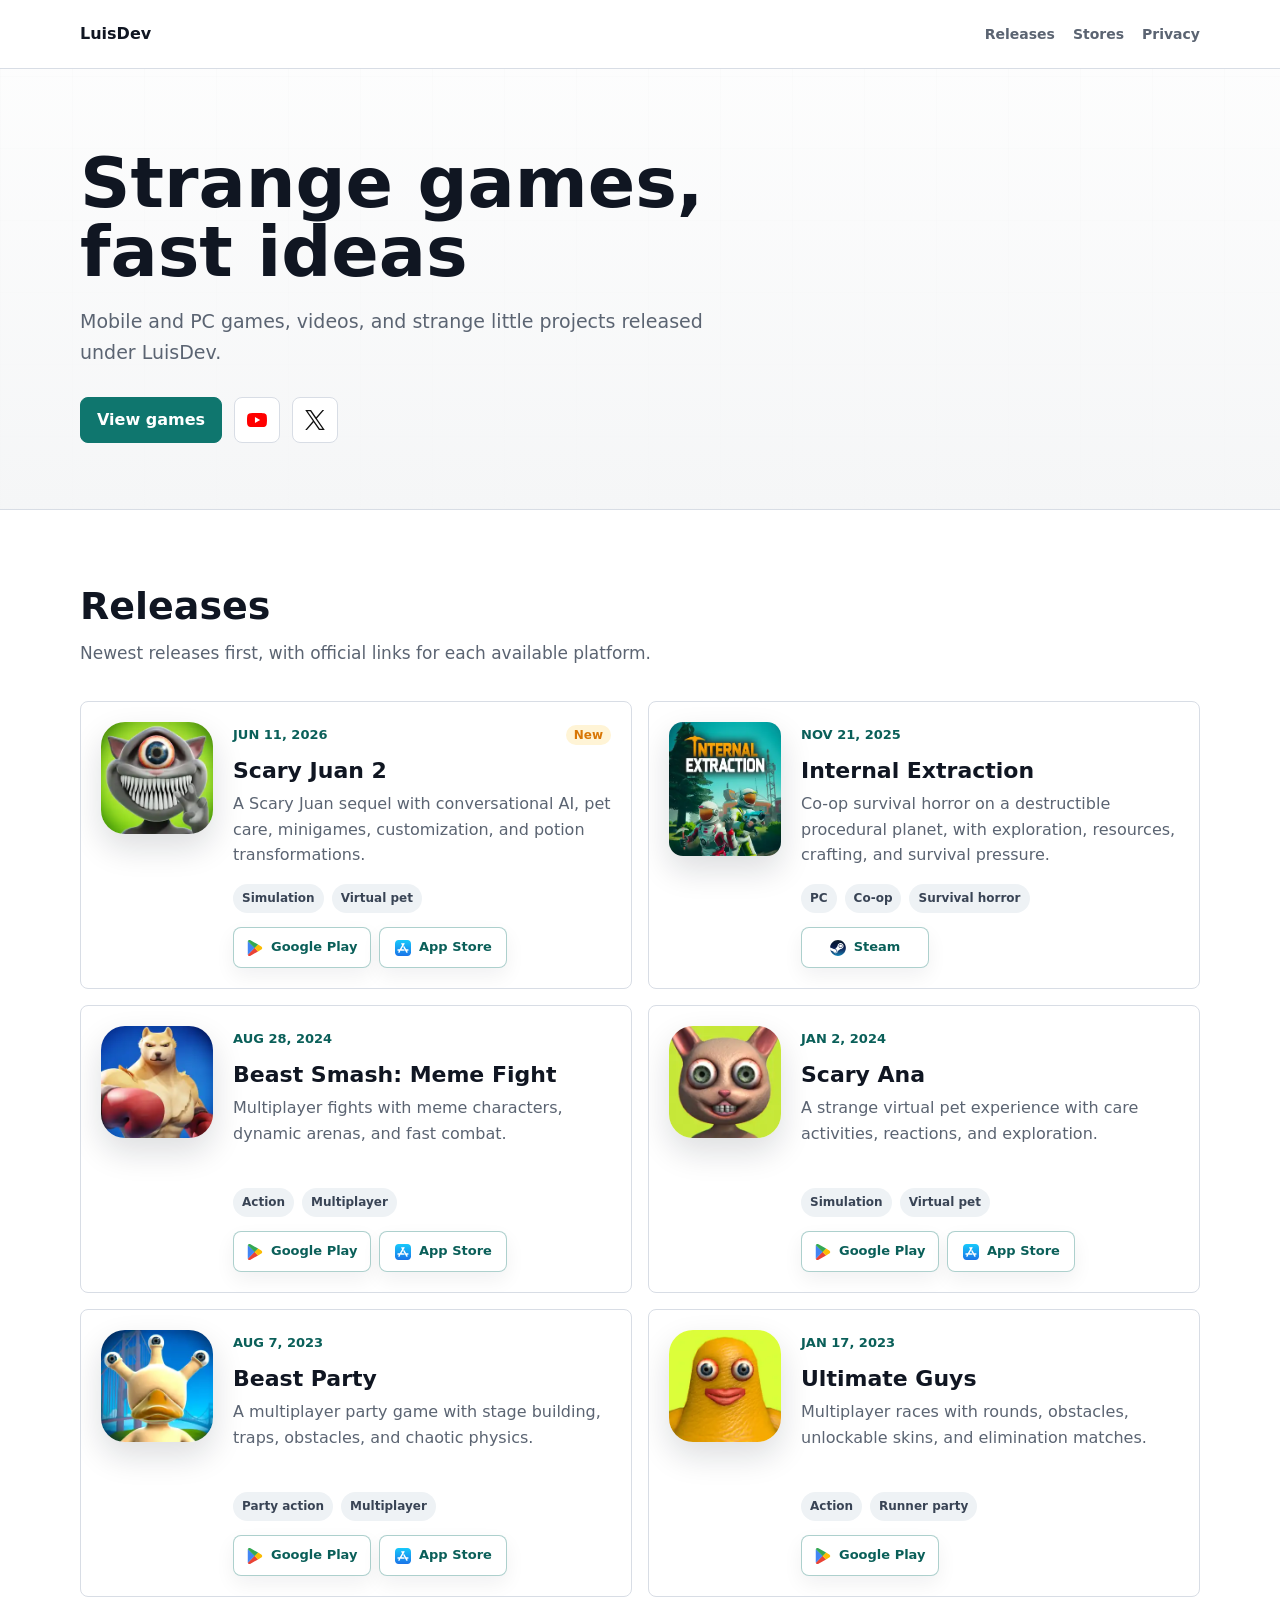
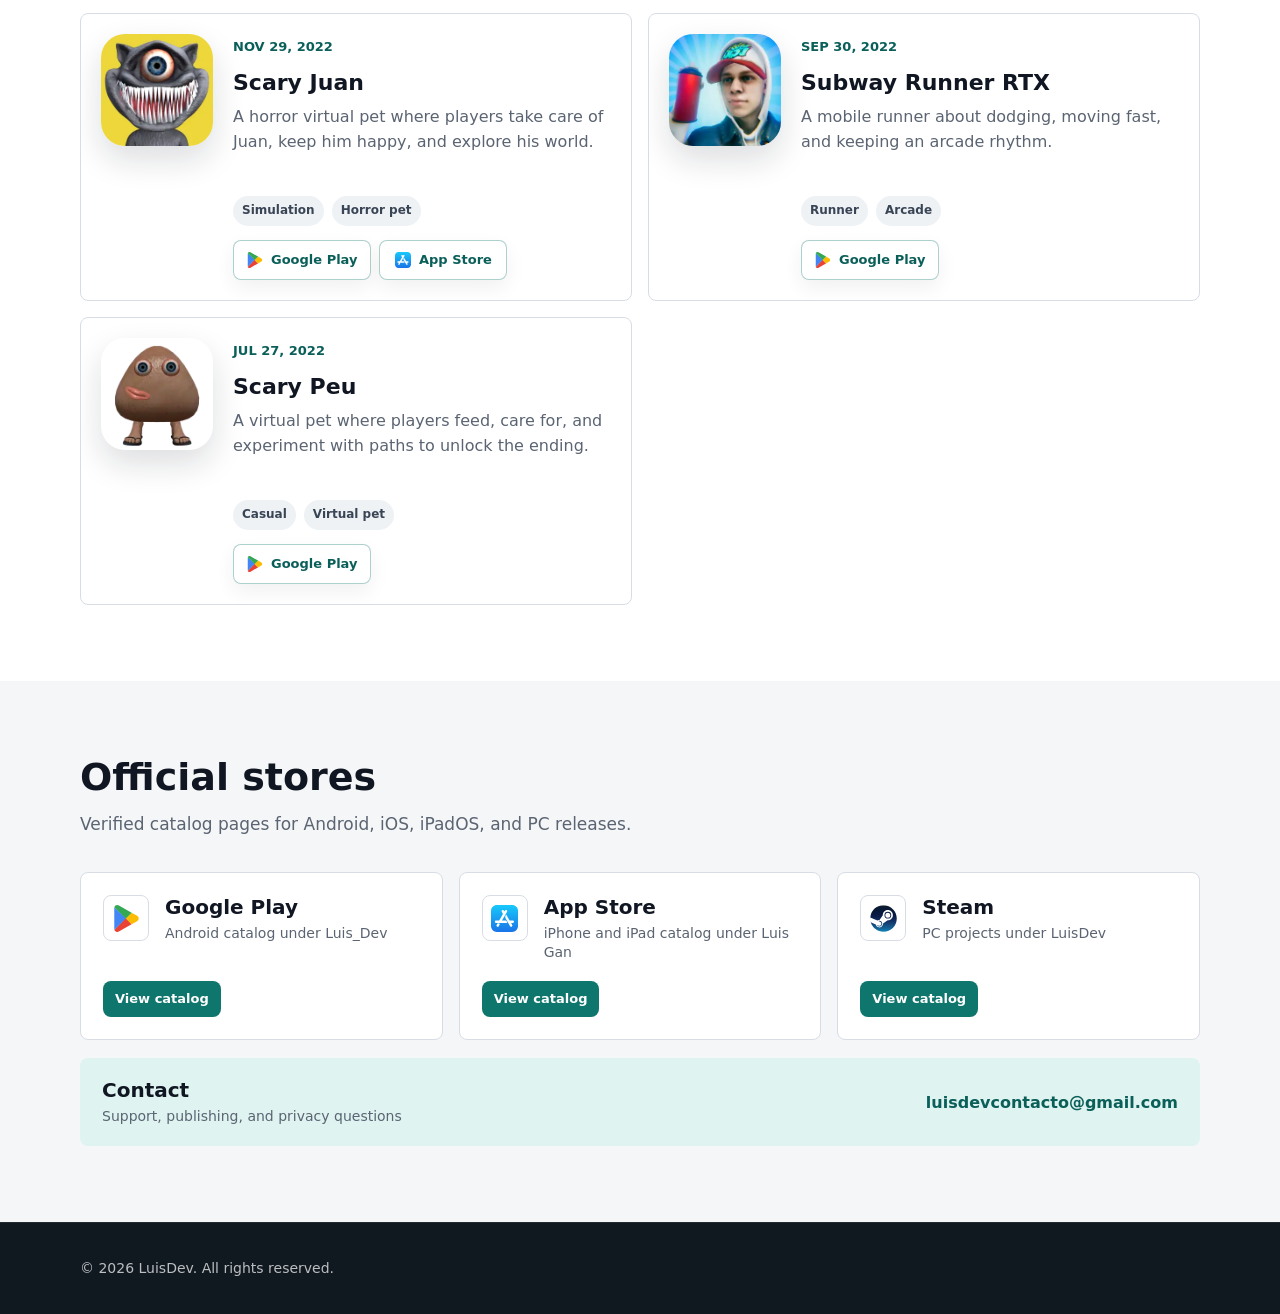
<file: index.html>
<!doctype html>
<html lang="en">
<head>
  <meta charset="utf-8">
  <meta name="viewport" content="width=device-width, initial-scale=1">
  <meta name="theme-color" content="#ffffff">
  <meta name="apple-mobile-web-app-status-bar-style" content="default">
  <meta name="description" content="Mobile and PC games, videos, and strange little projects released under LuisDev.">
  <meta property="og:title" content="LuisDev">
  <meta property="og:description" content="Mobile and PC games, videos, and strange little projects released under LuisDev.">
  <title>LuisDev | Games</title>
  <link rel="stylesheet" href="./styles.css">
</head>
<body>
  <header class="site-header">
    <nav class="nav" aria-label="Primary navigation">
      <a class="brand" href="./index.html" aria-label="LuisDev home">
        <span>LuisDev</span>
      </a>
      <div class="nav-links">
        <a href="#releases">Releases</a>
        <a href="#stores">Stores</a>
        <a href="./PrivacyPolicy.html">Privacy</a>
      </div>
    </nav>
  </header>

  <main>
    <section class="hero">
      <div class="hero-inner">
        <div>
          <h1>Strange games, fast ideas</h1>
          <p class="hero-copy">
            Mobile and PC games, videos, and strange little projects released under LuisDev.
          </p>
          <div class="actions" aria-label="Main links">
            <a class="button primary" href="#releases">View games</a>
            <a class="icon-link hero-social" href="https://www.youtube.com/@LuisDevYT" target="_blank" rel="noopener noreferrer" aria-label="LuisDev on YouTube">
              <img src="./assets/icons/youtube.svg" alt="">
            </a>
            <a class="icon-link hero-social" href="https://x.com/LuisDev_" target="_blank" rel="noopener noreferrer" aria-label="LuisDev on X">
              <img src="./assets/icons/x.svg" alt="">
            </a>
          </div>
        </div>
      </div>
    </section>

    <section class="section alt" id="releases">
      <div class="wrap">
        <div class="section-heading">
          <h2>Releases</h2>
          <p>Newest releases first, with official links for each available platform.</p>
        </div>

        <div class="release-grid">
          <article class="release-card">
            <a class="release-media" href="https://apps.apple.com/co/app/scaryjuan2/id6778340361" target="_blank" rel="noopener noreferrer">
              <img src="./assets/apps/scaryjuan2-icon.webp" alt="Scary Juan 2 icon">
            </a>
            <div class="release-body">
              <div class="release-topline">
                <time class="release-date" datetime="2026-06-11">Jun 11, 2026</time>
                <span class="release-rank">New</span>
              </div>
              <h3>Scary Juan 2</h3>
              <p>A Scary Juan sequel with conversational AI, pet care, minigames, customization, and potion transformations.</p>
              <ul class="platforms"><li>Simulation</li><li>Virtual pet</li></ul>
              <div class="store-links">
                <a class="store-link store-play" href="https://play.google.com/store/apps/details?id=com.LuisDev.TalkingJuan2" target="_blank" rel="noopener noreferrer"><img class="link-icon" src="./assets/icons/google-play.svg" alt="">Google Play</a>
                <a class="store-link store-app" href="https://apps.apple.com/co/app/scaryjuan2/id6778340361" target="_blank" rel="noopener noreferrer"><img class="link-icon" src="./assets/icons/app-store.svg" alt="">App Store</a>
              </div>
            </div>
          </article>

          <article class="release-card">
            <a class="release-media portrait-media" href="https://store.steampowered.com/app/4131300/Internal_Extraction/" target="_blank" rel="noopener noreferrer">
              <img src="./assets/apps/internal-extraction.webp" alt="Internal Extraction artwork">
            </a>
            <div class="release-body">
              <div class="release-topline">
                <time class="release-date" datetime="2025-11-21">Nov 21, 2025</time>
              </div>
              <h3>Internal Extraction</h3>
              <p>Co-op survival horror on a destructible procedural planet, with exploration, resources, crafting, and survival pressure.</p>
              <ul class="platforms"><li>PC</li><li>Co-op</li><li>Survival horror</li></ul>
              <div class="store-links">
                <a class="store-link store-steam" href="https://store.steampowered.com/app/4131300/Internal_Extraction/" target="_blank" rel="noopener noreferrer"><img class="link-icon" src="./assets/icons/steam.svg" alt="">Steam</a>
              </div>
            </div>
          </article>

          <article class="release-card">
            <a class="release-media" href="https://play.google.com/store/apps/details?id=com.LuisDev.BeastSmash" target="_blank" rel="noopener noreferrer">
              <img src="./assets/apps/beast-smash-icon.webp" alt="Beast Smash: Meme Fight icon">
            </a>
            <div class="release-body">
              <div class="release-topline">
                <time class="release-date" datetime="2024-08-28">Aug 28, 2024</time>
              </div>
              <h3>Beast Smash: Meme Fight</h3>
              <p>Multiplayer fights with meme characters, dynamic arenas, and fast combat.</p>
              <ul class="platforms"><li>Action</li><li>Multiplayer</li></ul>
              <div class="store-links">
                <a class="store-link store-play" href="https://play.google.com/store/apps/details?id=com.LuisDev.BeastSmash" target="_blank" rel="noopener noreferrer"><img class="link-icon" src="./assets/icons/google-play.svg" alt="">Google Play</a>
                <a class="store-link store-app" href="https://apps.apple.com/co/app/beast-smash-meme-fight/id6670238189" target="_blank" rel="noopener noreferrer"><img class="link-icon" src="./assets/icons/app-store.svg" alt="">App Store</a>
              </div>
            </div>
          </article>

          <article class="release-card">
            <a class="release-media" href="https://play.google.com/store/apps/details?id=com.LuisDev.ScaryAna" target="_blank" rel="noopener noreferrer">
              <img src="./assets/apps/scary-ana-icon.webp" alt="Scary Ana icon">
            </a>
            <div class="release-body">
              <div class="release-topline">
                <time class="release-date" datetime="2024-01-02">Jan 2, 2024</time>
              </div>
              <h3>Scary Ana</h3>
              <p>A strange virtual pet experience with care activities, reactions, and exploration.</p>
              <ul class="platforms"><li>Simulation</li><li>Virtual pet</li></ul>
              <div class="store-links">
                <a class="store-link store-play" href="https://play.google.com/store/apps/details?id=com.LuisDev.ScaryAna" target="_blank" rel="noopener noreferrer"><img class="link-icon" src="./assets/icons/google-play.svg" alt="">Google Play</a>
                <a class="store-link store-app" href="https://apps.apple.com/co/app/scary-ana/id6475314930" target="_blank" rel="noopener noreferrer"><img class="link-icon" src="./assets/icons/app-store.svg" alt="">App Store</a>
              </div>
            </div>
          </article>

          <article class="release-card">
            <a class="release-media" href="https://play.google.com/store/apps/details?id=com.LuisDev.BeastParty" target="_blank" rel="noopener noreferrer">
              <img src="./assets/apps/beast-party-icon.webp" alt="Beast Party icon">
            </a>
            <div class="release-body">
              <div class="release-topline">
                <time class="release-date" datetime="2023-08-07">Aug 7, 2023</time>
              </div>
              <h3>Beast Party</h3>
              <p>A multiplayer party game with stage building, traps, obstacles, and chaotic physics.</p>
              <ul class="platforms"><li>Party action</li><li>Multiplayer</li></ul>
              <div class="store-links">
                <a class="store-link store-play" href="https://play.google.com/store/apps/details?id=com.LuisDev.BeastParty" target="_blank" rel="noopener noreferrer"><img class="link-icon" src="./assets/icons/google-play.svg" alt="">Google Play</a>
                <a class="store-link store-app" href="https://apps.apple.com/co/app/beast-party/id6458978900" target="_blank" rel="noopener noreferrer"><img class="link-icon" src="./assets/icons/app-store.svg" alt="">App Store</a>
              </div>
            </div>
          </article>

          <article class="release-card">
            <a class="release-media" href="https://play.google.com/store/apps/details?id=com.LuisDev.UltimateGuys" target="_blank" rel="noopener noreferrer">
              <img src="./assets/apps/ultimate-guys-icon.webp" alt="Ultimate Guys icon">
            </a>
            <div class="release-body">
              <div class="release-topline">
                <time class="release-date" datetime="2023-01-17">Jan 17, 2023</time>
              </div>
              <h3>Ultimate Guys</h3>
              <p>Multiplayer races with rounds, obstacles, unlockable skins, and elimination matches.</p>
              <ul class="platforms"><li>Action</li><li>Runner party</li></ul>
              <div class="store-links">
                <a class="store-link store-play" href="https://play.google.com/store/apps/details?id=com.LuisDev.UltimateGuys" target="_blank" rel="noopener noreferrer"><img class="link-icon" src="./assets/icons/google-play.svg" alt="">Google Play</a>
              </div>
            </div>
          </article>

          <article class="release-card">
            <a class="release-media" href="https://play.google.com/store/apps/details?id=com.LuisDev.TalkingJuan" target="_blank" rel="noopener noreferrer">
              <img src="./assets/apps/scary-juan-icon.webp" alt="Scary Juan icon">
            </a>
            <div class="release-body">
              <div class="release-topline">
                <time class="release-date" datetime="2022-11-29">Nov 29, 2022</time>
              </div>
              <h3>Scary Juan</h3>
              <p>A horror virtual pet where players take care of Juan, keep him happy, and explore his world.</p>
              <ul class="platforms"><li>Simulation</li><li>Horror pet</li></ul>
              <div class="store-links">
                <a class="store-link store-play" href="https://play.google.com/store/apps/details?id=com.LuisDev.TalkingJuan" target="_blank" rel="noopener noreferrer"><img class="link-icon" src="./assets/icons/google-play.svg" alt="">Google Play</a>
                <a class="store-link store-app" href="https://apps.apple.com/co/app/scary-juan/id1669062396" target="_blank" rel="noopener noreferrer"><img class="link-icon" src="./assets/icons/app-store.svg" alt="">App Store</a>
              </div>
            </div>
          </article>

          <article class="release-card">
            <a class="release-media" href="https://play.google.com/store/apps/details?id=com.LuisDev.SubwayRunnerRTX" target="_blank" rel="noopener noreferrer">
              <img src="./assets/apps/subway-runner-rtx-icon.webp" alt="Subway Runner RTX icon">
            </a>
            <div class="release-body">
              <div class="release-topline">
                <time class="release-date" datetime="2022-09-30">Sep 30, 2022</time>
              </div>
              <h3>Subway Runner RTX</h3>
              <p>A mobile runner about dodging, moving fast, and keeping an arcade rhythm.</p>
              <ul class="platforms"><li>Runner</li><li>Arcade</li></ul>
              <div class="store-links">
                <a class="store-link store-play" href="https://play.google.com/store/apps/details?id=com.LuisDev.SubwayRunnerRTX" target="_blank" rel="noopener noreferrer"><img class="link-icon" src="./assets/icons/google-play.svg" alt="">Google Play</a>
              </div>
            </div>
          </article>

          <article class="release-card">
            <a class="release-media" href="https://play.google.com/store/apps/details?id=com.LuisDev.PeuRTX" target="_blank" rel="noopener noreferrer">
              <img src="./assets/apps/scary-peu-icon.webp" alt="Scary Peu icon">
            </a>
            <div class="release-body">
              <div class="release-topline">
                <time class="release-date" datetime="2022-07-27">Jul 27, 2022</time>
              </div>
              <h3>Scary Peu</h3>
              <p>A virtual pet where players feed, care for, and experiment with paths to unlock the ending.</p>
              <ul class="platforms"><li>Casual</li><li>Virtual pet</li></ul>
              <div class="store-links">
                <a class="store-link store-play" href="https://play.google.com/store/apps/details?id=com.LuisDev.PeuRTX" target="_blank" rel="noopener noreferrer"><img class="link-icon" src="./assets/icons/google-play.svg" alt="">Google Play</a>
              </div>
            </div>
          </article>
        </div>
      </div>
    </section>

    <section class="section" id="stores">
      <div class="wrap">
        <div class="section-heading">
          <h2>Official stores</h2>
          <p>Verified catalog pages for Android, iOS, iPadOS, and PC releases.</p>
        </div>
        <div class="store-directory">
          <a class="store-card" href="https://play.google.com/store/apps/dev?id=5777976397832555359" target="_blank" rel="noopener noreferrer">
            <span class="store-card-icon"><img src="./assets/icons/google-play.svg" alt=""></span>
            <span>
              <strong>Google Play</strong>
              <small>Android catalog under Luis_Dev</small>
            </span>
            <span class="store-card-action">View catalog</span>
          </a>
          <a class="store-card" href="https://apps.apple.com/co/developer/luis-gan/id1669062398" target="_blank" rel="noopener noreferrer">
            <span class="store-card-icon"><img src="./assets/icons/app-store.svg" alt=""></span>
            <span>
              <strong>App Store</strong>
              <small>iPhone and iPad catalog under Luis Gan</small>
            </span>
            <span class="store-card-action">View catalog</span>
          </a>
          <a class="store-card" href="https://store.steampowered.com/search/?developer=LuisDev" target="_blank" rel="noopener noreferrer">
            <span class="store-card-icon"><img src="./assets/icons/steam.svg" alt=""></span>
            <span>
              <strong>Steam</strong>
              <small>PC projects under LuisDev</small>
            </span>
            <span class="store-card-action">View catalog</span>
          </a>
        </div>

        <a class="contact-ribbon" href="mailto:luisdevcontacto@gmail.com">
          <span>
            <strong>Contact</strong>
            <small>Support, publishing, and privacy questions</small>
          </span>
          <span>luisdevcontacto@gmail.com</span>
        </a>
      </div>
    </section>
  </main>

  <footer class="site-footer">
    <div class="footer-inner">
      <span>&copy; 2026 LuisDev. All rights reserved.</span>
    </div>
  </footer>
</body>
</html>
</file>
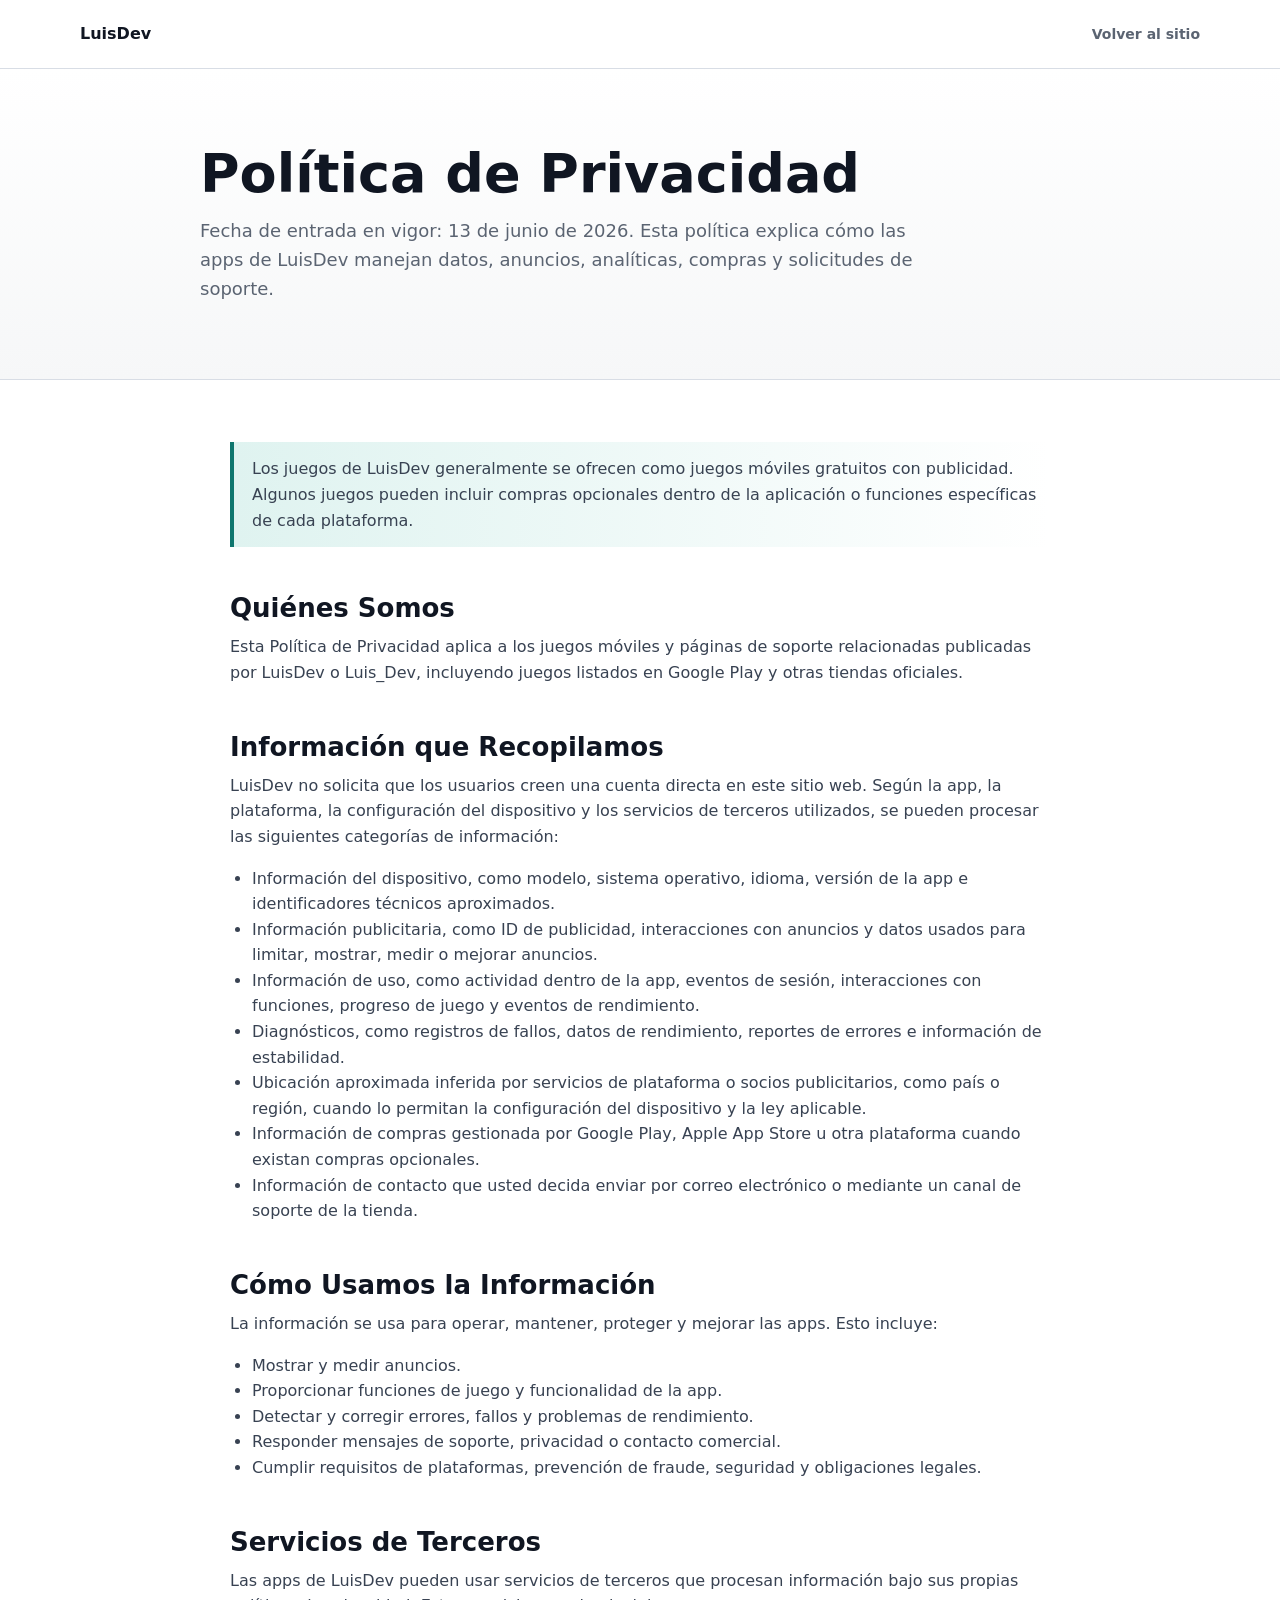
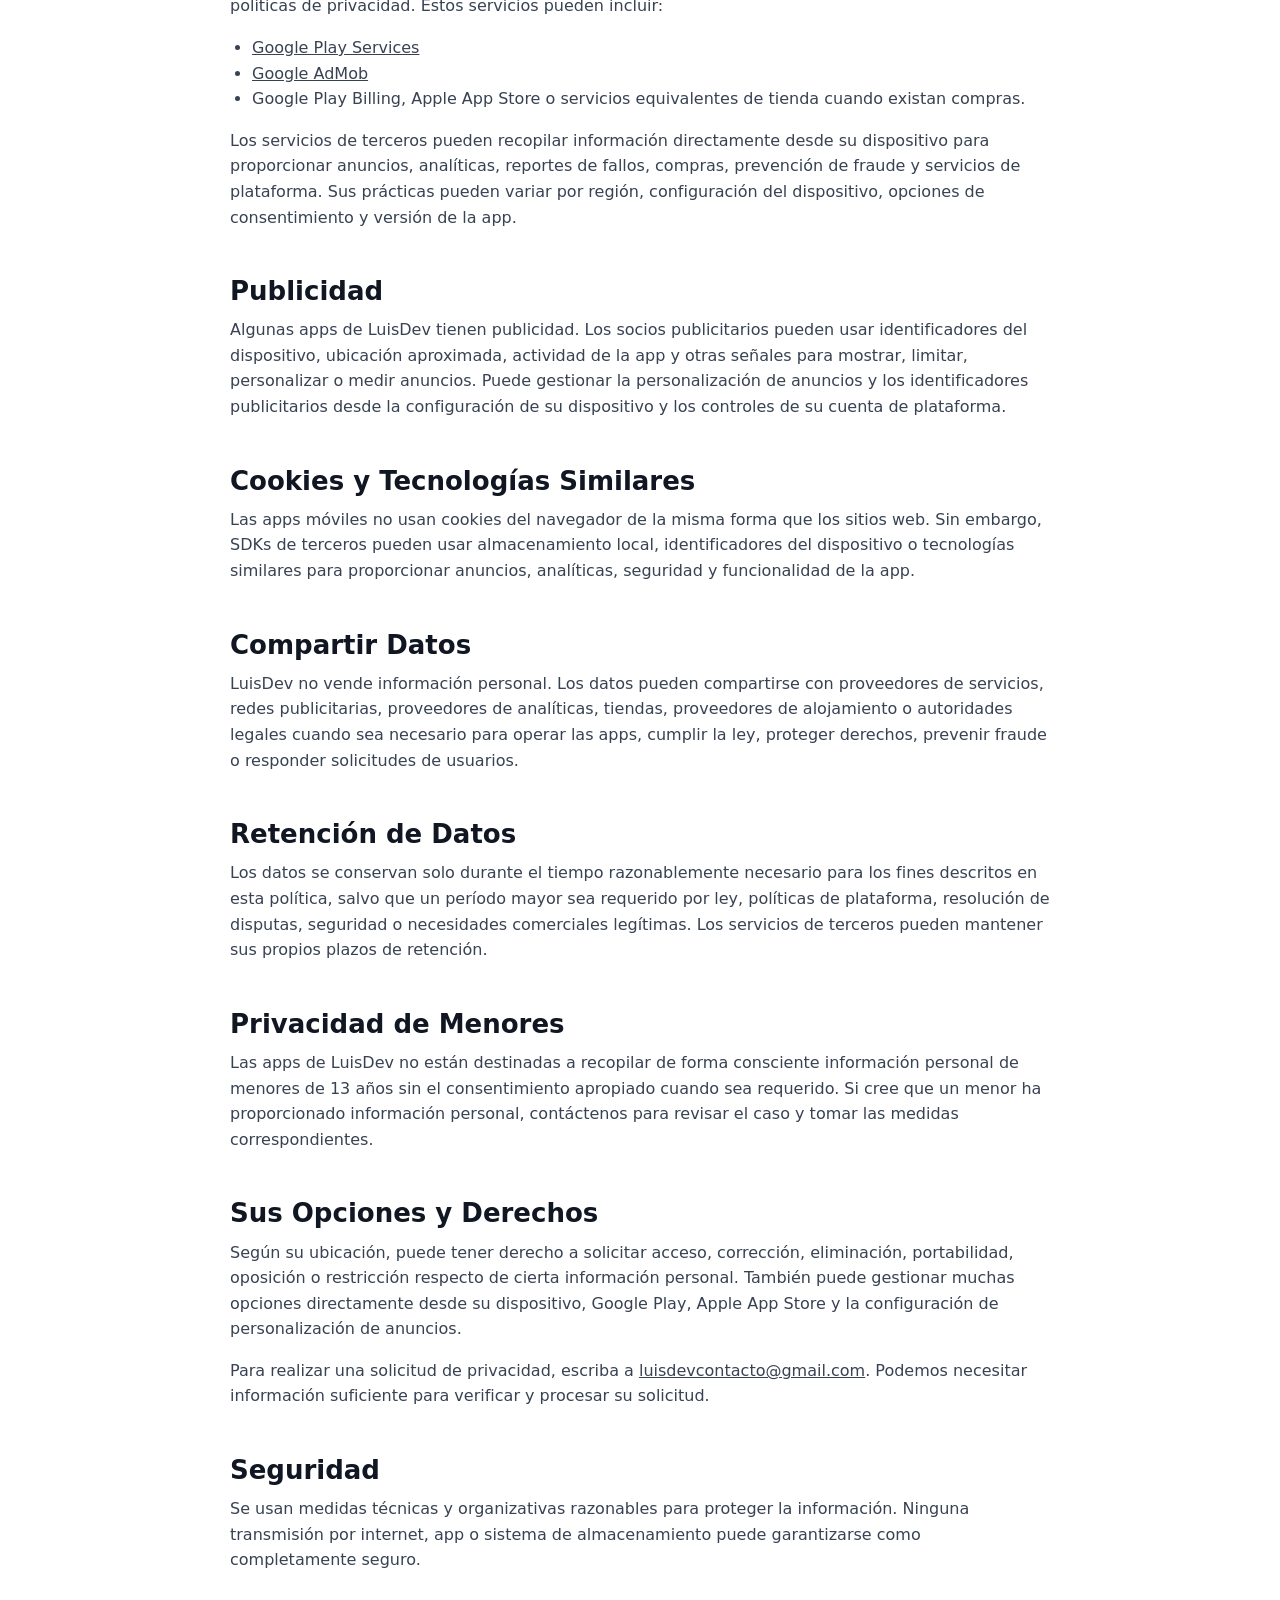
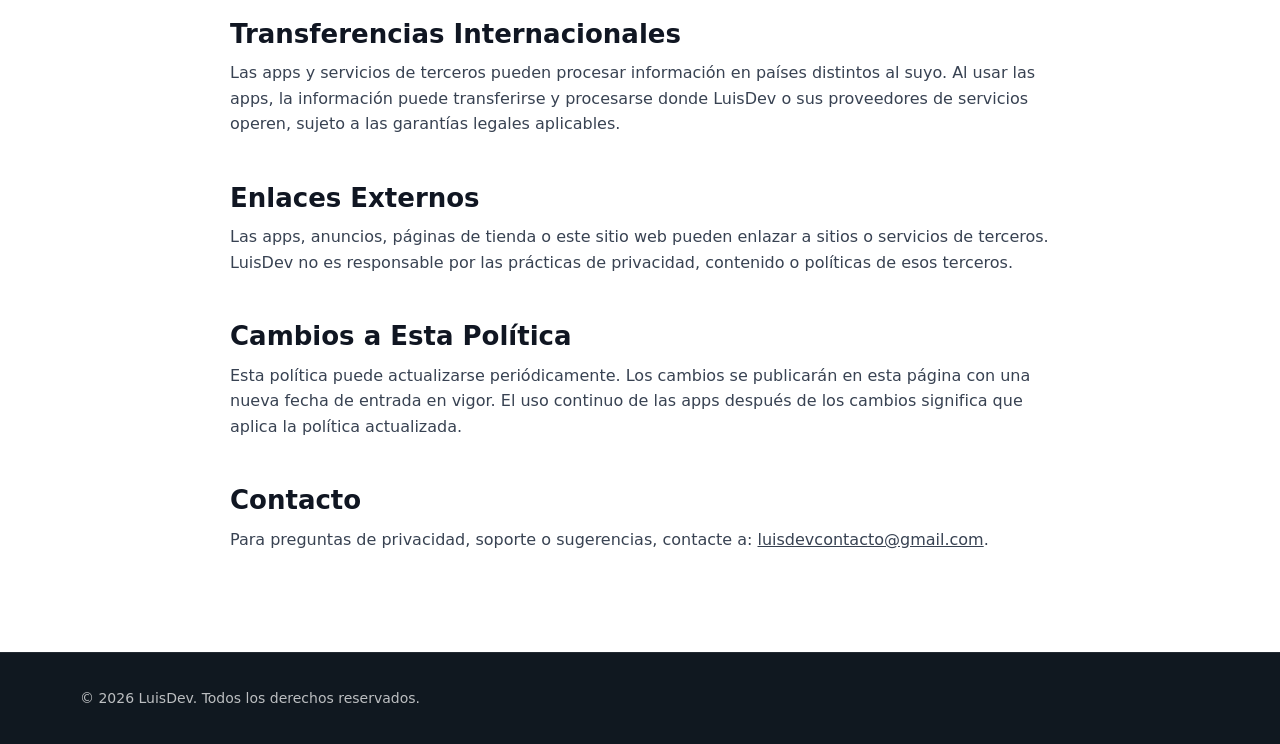
<file: PoliticaDePrivacidad.html>
<!doctype html>
<html lang="es">
<head>
  <meta charset="utf-8">
  <meta name="viewport" content="width=device-width, initial-scale=1">
  <meta name="theme-color" content="#ffffff">
  <meta name="apple-mobile-web-app-status-bar-style" content="default">
  <meta name="description" content="Política de privacidad para los juegos móviles de LuisDev.">
  <title>Política de Privacidad | LuisDev</title>
  <link rel="stylesheet" href="./styles.css">
</head>
<body>
  <header class="site-header">
    <nav class="nav" aria-label="Navegación principal">
      <a class="brand" href="./index.html" aria-label="Inicio de LuisDev">
        <span>LuisDev</span>
      </a>
      <div class="nav-links">
        <a href="./index.html">Volver al sitio</a>
      </div>
    </nav>
  </header>

  <main>
    <section class="policy-hero">
      <div class="policy-hero-inner">
        <h1>Política de Privacidad</h1>
        <p>Fecha de entrada en vigor: 13 de junio de 2026. Esta política explica cómo las apps de LuisDev manejan datos, anuncios, analíticas, compras y solicitudes de soporte.</p>
      </div>
    </section>

    <section class="policy-main">
      <article class="policy-document">
        <p class="policy-note">
          Los juegos de LuisDev generalmente se ofrecen como juegos móviles gratuitos con publicidad. Algunos juegos pueden incluir compras opcionales dentro de la aplicación o funciones específicas de cada plataforma.
        </p>

        <h2>Quiénes Somos</h2>
        <p>
          Esta Política de Privacidad aplica a los juegos móviles y páginas de soporte relacionadas publicadas por LuisDev o Luis_Dev, incluyendo juegos listados en Google Play y otras tiendas oficiales.
        </p>

        <h2>Información que Recopilamos</h2>
        <p>
          LuisDev no solicita que los usuarios creen una cuenta directa en este sitio web. Según la app, la plataforma, la configuración del dispositivo y los servicios de terceros utilizados, se pueden procesar las siguientes categorías de información:
        </p>
        <ul>
          <li>Información del dispositivo, como modelo, sistema operativo, idioma, versión de la app e identificadores técnicos aproximados.</li>
          <li>Información publicitaria, como ID de publicidad, interacciones con anuncios y datos usados para limitar, mostrar, medir o mejorar anuncios.</li>
          <li>Información de uso, como actividad dentro de la app, eventos de sesión, interacciones con funciones, progreso de juego y eventos de rendimiento.</li>
          <li>Diagnósticos, como registros de fallos, datos de rendimiento, reportes de errores e información de estabilidad.</li>
          <li>Ubicación aproximada inferida por servicios de plataforma o socios publicitarios, como país o región, cuando lo permitan la configuración del dispositivo y la ley aplicable.</li>
          <li>Información de compras gestionada por Google Play, Apple App Store u otra plataforma cuando existan compras opcionales.</li>
          <li>Información de contacto que usted decida enviar por correo electrónico o mediante un canal de soporte de la tienda.</li>
        </ul>

        <h2>Cómo Usamos la Información</h2>
        <p>La información se usa para operar, mantener, proteger y mejorar las apps. Esto incluye:</p>
        <ul>
          <li>Mostrar y medir anuncios.</li>
          <li>Proporcionar funciones de juego y funcionalidad de la app.</li>
          <li>Detectar y corregir errores, fallos y problemas de rendimiento.</li>
          <li>Responder mensajes de soporte, privacidad o contacto comercial.</li>
          <li>Cumplir requisitos de plataformas, prevención de fraude, seguridad y obligaciones legales.</li>
        </ul>

        <h2>Servicios de Terceros</h2>
        <p>
          Las apps de LuisDev pueden usar servicios de terceros que procesan información bajo sus propias políticas de privacidad. Estos servicios pueden incluir:
        </p>
        <ul>
          <li><a href="https://policies.google.com/privacy" target="_blank" rel="noopener noreferrer">Google Play Services</a></li>
          <li><a href="https://support.google.com/admob/answer/6128543?hl=es" target="_blank" rel="noopener noreferrer">Google AdMob</a></li>
          <li>Google Play Billing, Apple App Store o servicios equivalentes de tienda cuando existan compras.</li>
        </ul>
        <p>
          Los servicios de terceros pueden recopilar información directamente desde su dispositivo para proporcionar anuncios, analíticas, reportes de fallos, compras, prevención de fraude y servicios de plataforma. Sus prácticas pueden variar por región, configuración del dispositivo, opciones de consentimiento y versión de la app.
        </p>

        <h2>Publicidad</h2>
        <p>
          Algunas apps de LuisDev tienen publicidad. Los socios publicitarios pueden usar identificadores del dispositivo, ubicación aproximada, actividad de la app y otras señales para mostrar, limitar, personalizar o medir anuncios. Puede gestionar la personalización de anuncios y los identificadores publicitarios desde la configuración de su dispositivo y los controles de su cuenta de plataforma.
        </p>

        <h2>Cookies y Tecnologías Similares</h2>
        <p>
          Las apps móviles no usan cookies del navegador de la misma forma que los sitios web. Sin embargo, SDKs de terceros pueden usar almacenamiento local, identificadores del dispositivo o tecnologías similares para proporcionar anuncios, analíticas, seguridad y funcionalidad de la app.
        </p>

        <h2>Compartir Datos</h2>
        <p>
          LuisDev no vende información personal. Los datos pueden compartirse con proveedores de servicios, redes publicitarias, proveedores de analíticas, tiendas, proveedores de alojamiento o autoridades legales cuando sea necesario para operar las apps, cumplir la ley, proteger derechos, prevenir fraude o responder solicitudes de usuarios.
        </p>

        <h2>Retención de Datos</h2>
        <p>
          Los datos se conservan solo durante el tiempo razonablemente necesario para los fines descritos en esta política, salvo que un período mayor sea requerido por ley, políticas de plataforma, resolución de disputas, seguridad o necesidades comerciales legítimas. Los servicios de terceros pueden mantener sus propios plazos de retención.
        </p>

        <h2>Privacidad de Menores</h2>
        <p>
          Las apps de LuisDev no están destinadas a recopilar de forma consciente información personal de menores de 13 años sin el consentimiento apropiado cuando sea requerido. Si cree que un menor ha proporcionado información personal, contáctenos para revisar el caso y tomar las medidas correspondientes.
        </p>

        <h2>Sus Opciones y Derechos</h2>
        <p>
          Según su ubicación, puede tener derecho a solicitar acceso, corrección, eliminación, portabilidad, oposición o restricción respecto de cierta información personal. También puede gestionar muchas opciones directamente desde su dispositivo, Google Play, Apple App Store y la configuración de personalización de anuncios.
        </p>
        <p>
          Para realizar una solicitud de privacidad, escriba a <a href="mailto:luisdevcontacto@gmail.com">luisdevcontacto@gmail.com</a>. Podemos necesitar información suficiente para verificar y procesar su solicitud.
        </p>

        <h2>Seguridad</h2>
        <p>
          Se usan medidas técnicas y organizativas razonables para proteger la información. Ninguna transmisión por internet, app o sistema de almacenamiento puede garantizarse como completamente seguro.
        </p>

        <h2>Transferencias Internacionales</h2>
        <p>
          Las apps y servicios de terceros pueden procesar información en países distintos al suyo. Al usar las apps, la información puede transferirse y procesarse donde LuisDev o sus proveedores de servicios operen, sujeto a las garantías legales aplicables.
        </p>

        <h2>Enlaces Externos</h2>
        <p>
          Las apps, anuncios, páginas de tienda o este sitio web pueden enlazar a sitios o servicios de terceros. LuisDev no es responsable por las prácticas de privacidad, contenido o políticas de esos terceros.
        </p>

        <h2>Cambios a Esta Política</h2>
        <p>
          Esta política puede actualizarse periódicamente. Los cambios se publicarán en esta página con una nueva fecha de entrada en vigor. El uso continuo de las apps después de los cambios significa que aplica la política actualizada.
        </p>

        <h2>Contacto</h2>
        <p>
          Para preguntas de privacidad, soporte o sugerencias, contacte a: <a href="mailto:luisdevcontacto@gmail.com">luisdevcontacto@gmail.com</a>.
        </p>
      </article>
    </section>
  </main>

  <footer class="site-footer">
    <div class="footer-inner">
      <span>&copy; 2026 LuisDev. Todos los derechos reservados.</span>
    </div>
  </footer>
</body>
</html>
</file>
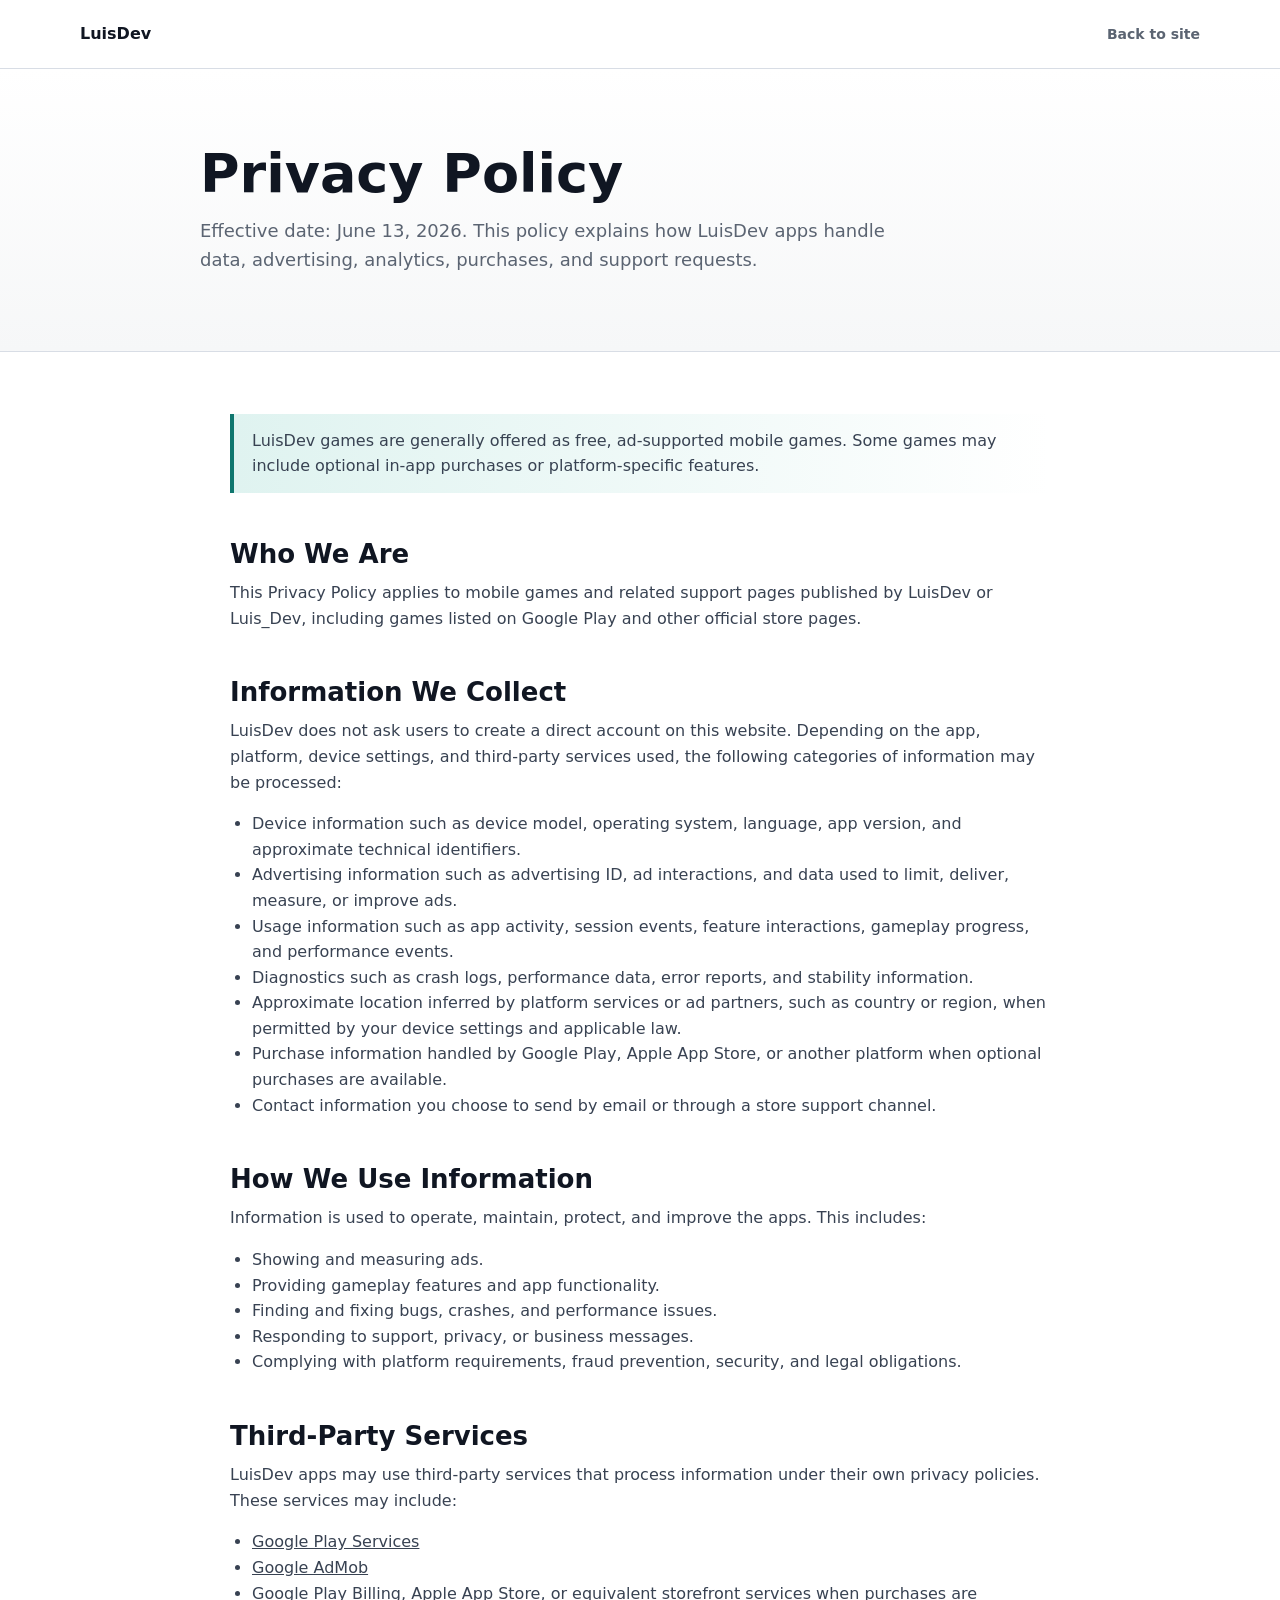
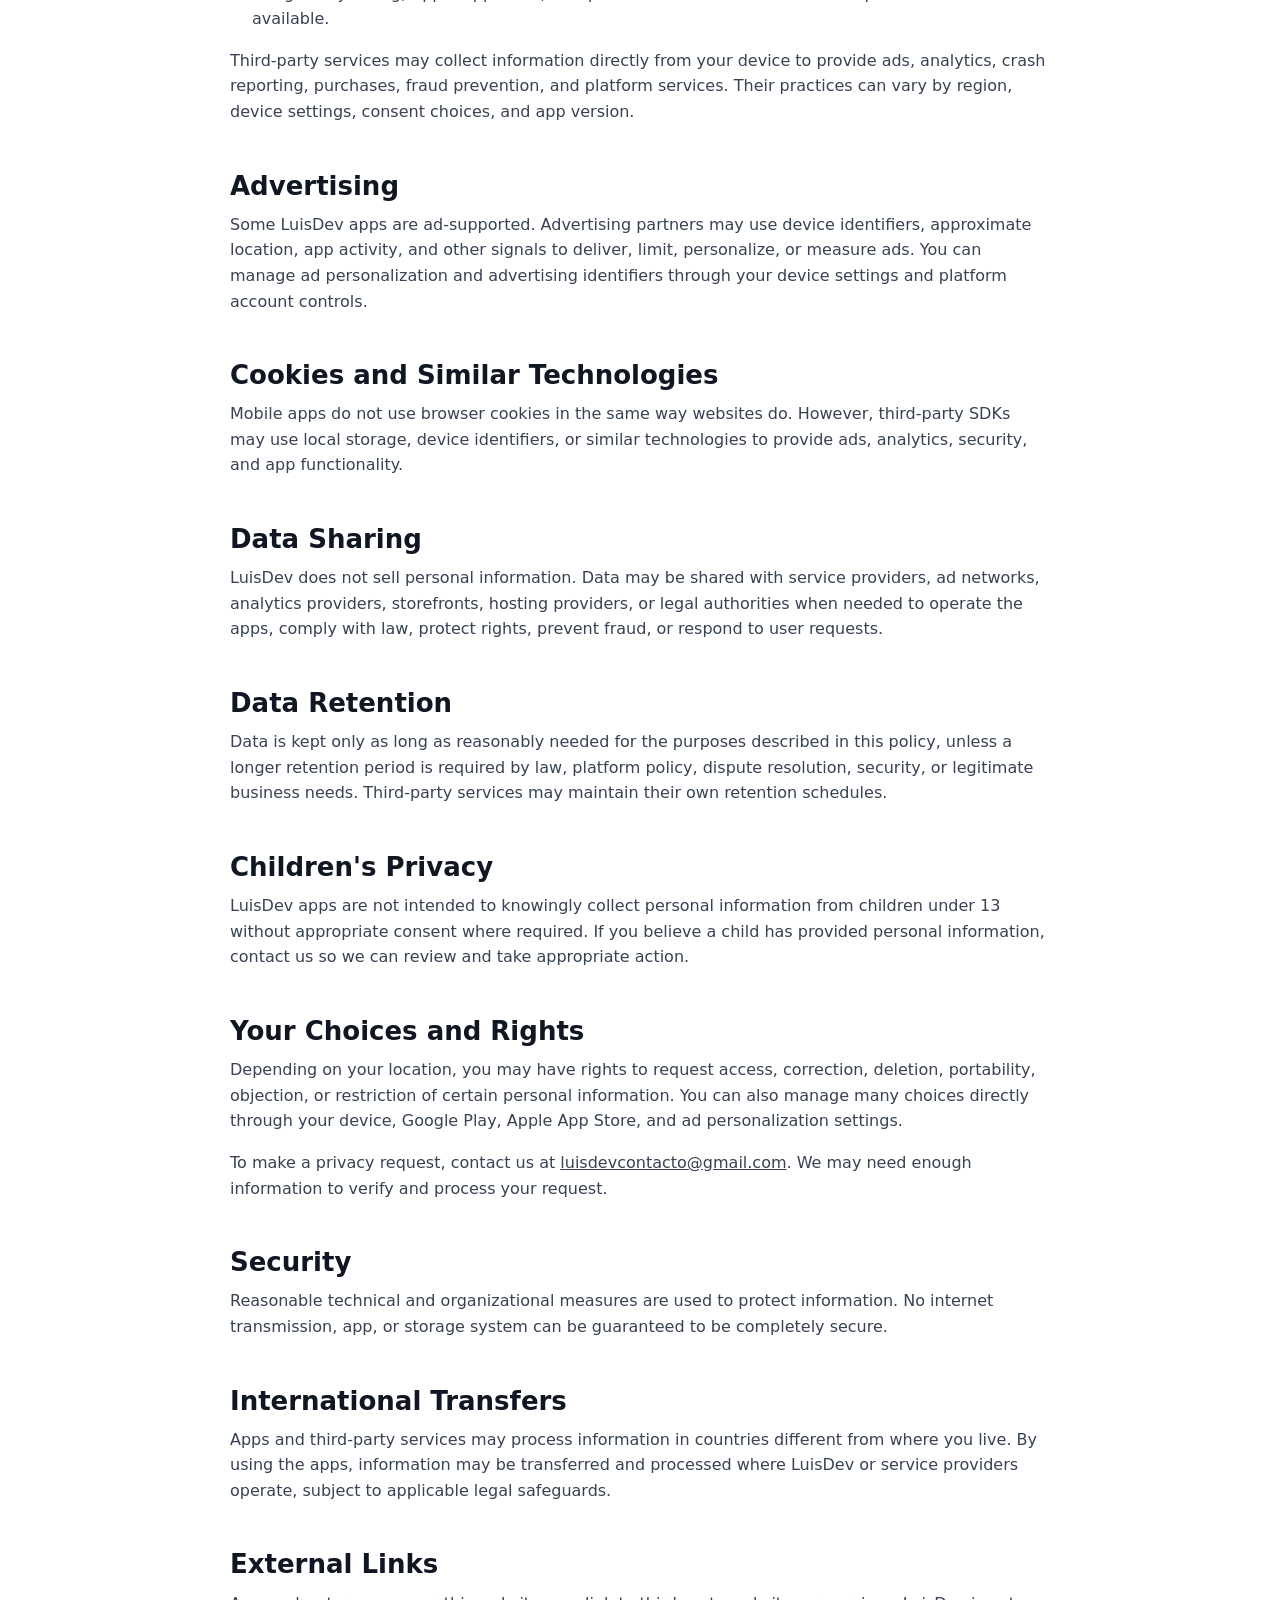
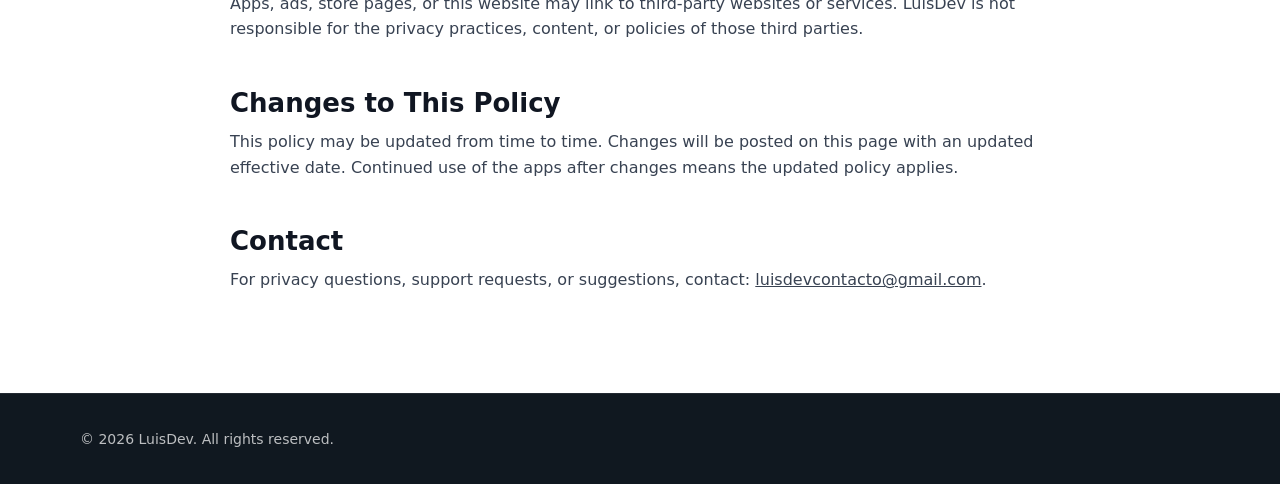
<file: PrivacyPolicy.html>
<!doctype html>
<html lang="en">
<head>
  <meta charset="utf-8">
  <meta name="viewport" content="width=device-width, initial-scale=1">
  <meta name="theme-color" content="#ffffff">
  <meta name="apple-mobile-web-app-status-bar-style" content="default">
  <meta name="description" content="Privacy Policy for LuisDev apps and games.">
  <title>Privacy Policy | LuisDev</title>
  <link rel="stylesheet" href="./styles.css">
</head>
<body>
  <header class="site-header">
    <nav class="nav" aria-label="Primary navigation">
      <a class="brand" href="./index.html" aria-label="LuisDev home">
        <span>LuisDev</span>
      </a>
      <div class="nav-links">
        <a href="./index.html">Back to site</a>
      </div>
    </nav>
  </header>

  <main>
    <section class="policy-hero">
      <div class="policy-hero-inner">
        <h1>Privacy Policy</h1>
        <p>Effective date: June 13, 2026. This policy explains how LuisDev apps handle data, advertising, analytics, purchases, and support requests.</p>
      </div>
    </section>

    <section class="policy-main">
      <article class="policy-document">
        <p class="policy-note">
          LuisDev games are generally offered as free, ad-supported mobile games. Some games may include optional in-app purchases or platform-specific features.
        </p>

        <h2>Who We Are</h2>
        <p>
          This Privacy Policy applies to mobile games and related support pages published by LuisDev or Luis_Dev, including games listed on Google Play and other official store pages.
        </p>

        <h2>Information We Collect</h2>
        <p>
          LuisDev does not ask users to create a direct account on this website. Depending on the app, platform, device settings, and third-party services used, the following categories of information may be processed:
        </p>
        <ul>
          <li>Device information such as device model, operating system, language, app version, and approximate technical identifiers.</li>
          <li>Advertising information such as advertising ID, ad interactions, and data used to limit, deliver, measure, or improve ads.</li>
          <li>Usage information such as app activity, session events, feature interactions, gameplay progress, and performance events.</li>
          <li>Diagnostics such as crash logs, performance data, error reports, and stability information.</li>
          <li>Approximate location inferred by platform services or ad partners, such as country or region, when permitted by your device settings and applicable law.</li>
          <li>Purchase information handled by Google Play, Apple App Store, or another platform when optional purchases are available.</li>
          <li>Contact information you choose to send by email or through a store support channel.</li>
        </ul>

        <h2>How We Use Information</h2>
        <p>Information is used to operate, maintain, protect, and improve the apps. This includes:</p>
        <ul>
          <li>Showing and measuring ads.</li>
          <li>Providing gameplay features and app functionality.</li>
          <li>Finding and fixing bugs, crashes, and performance issues.</li>
          <li>Responding to support, privacy, or business messages.</li>
          <li>Complying with platform requirements, fraud prevention, security, and legal obligations.</li>
        </ul>

        <h2>Third-Party Services</h2>
        <p>
          LuisDev apps may use third-party services that process information under their own privacy policies. These services may include:
        </p>
        <ul>
          <li><a href="https://policies.google.com/privacy" target="_blank" rel="noopener noreferrer">Google Play Services</a></li>
          <li><a href="https://support.google.com/admob/answer/6128543" target="_blank" rel="noopener noreferrer">Google AdMob</a></li>
          <li>Google Play Billing, Apple App Store, or equivalent storefront services when purchases are available.</li>
        </ul>
        <p>
          Third-party services may collect information directly from your device to provide ads, analytics, crash reporting, purchases, fraud prevention, and platform services. Their practices can vary by region, device settings, consent choices, and app version.
        </p>

        <h2>Advertising</h2>
        <p>
          Some LuisDev apps are ad-supported. Advertising partners may use device identifiers, approximate location, app activity, and other signals to deliver, limit, personalize, or measure ads. You can manage ad personalization and advertising identifiers through your device settings and platform account controls.
        </p>

        <h2>Cookies and Similar Technologies</h2>
        <p>
          Mobile apps do not use browser cookies in the same way websites do. However, third-party SDKs may use local storage, device identifiers, or similar technologies to provide ads, analytics, security, and app functionality.
        </p>

        <h2>Data Sharing</h2>
        <p>
          LuisDev does not sell personal information. Data may be shared with service providers, ad networks, analytics providers, storefronts, hosting providers, or legal authorities when needed to operate the apps, comply with law, protect rights, prevent fraud, or respond to user requests.
        </p>

        <h2>Data Retention</h2>
        <p>
          Data is kept only as long as reasonably needed for the purposes described in this policy, unless a longer retention period is required by law, platform policy, dispute resolution, security, or legitimate business needs. Third-party services may maintain their own retention schedules.
        </p>

        <h2>Children's Privacy</h2>
        <p>
          LuisDev apps are not intended to knowingly collect personal information from children under 13 without appropriate consent where required. If you believe a child has provided personal information, contact us so we can review and take appropriate action.
        </p>

        <h2>Your Choices and Rights</h2>
        <p>
          Depending on your location, you may have rights to request access, correction, deletion, portability, objection, or restriction of certain personal information. You can also manage many choices directly through your device, Google Play, Apple App Store, and ad personalization settings.
        </p>
        <p>
          To make a privacy request, contact us at <a href="mailto:luisdevcontacto@gmail.com">luisdevcontacto@gmail.com</a>. We may need enough information to verify and process your request.
        </p>

        <h2>Security</h2>
        <p>
          Reasonable technical and organizational measures are used to protect information. No internet transmission, app, or storage system can be guaranteed to be completely secure.
        </p>

        <h2>International Transfers</h2>
        <p>
          Apps and third-party services may process information in countries different from where you live. By using the apps, information may be transferred and processed where LuisDev or service providers operate, subject to applicable legal safeguards.
        </p>

        <h2>External Links</h2>
        <p>
          Apps, ads, store pages, or this website may link to third-party websites or services. LuisDev is not responsible for the privacy practices, content, or policies of those third parties.
        </p>

        <h2>Changes to This Policy</h2>
        <p>
          This policy may be updated from time to time. Changes will be posted on this page with an updated effective date. Continued use of the apps after changes means the updated policy applies.
        </p>

        <h2>Contact</h2>
        <p>
          For privacy questions, support requests, or suggestions, contact: <a href="mailto:luisdevcontacto@gmail.com">luisdevcontacto@gmail.com</a>.
        </p>
      </article>
    </section>
  </main>

  <footer class="site-footer">
    <div class="footer-inner">
      <span>&copy; 2026 LuisDev. All rights reserved.</span>
    </div>
  </footer>
</body>
</html>
</file>
<file: styles.css>
:root {
  color-scheme: light;
  --bg: #f5f6f7;
  --surface: #ffffff;
  --surface-soft: #eef2f5;
  --text: #101622;
  --muted: #5b6472;
  --line: #d8dde5;
  --dark: #101820;
  --accent: #0f766e;
  --accent-strong: #0a5f59;
  --accent-soft: #dff3f0;
  --amber: #d97706;
  --shadow: 0 20px 58px rgba(16, 24, 32, 0.12);
  --page-pad: 20px;
}

* {
  box-sizing: border-box;
}

html {
  scroll-behavior: smooth;
}

body {
  margin: 0;
  min-width: 320px;
  background: var(--bg);
  color: var(--text);
  font-family: Inter, ui-sans-serif, system-ui, -apple-system, BlinkMacSystemFont, "Segoe UI", sans-serif;
  line-height: 1.6;
}

img {
  display: block;
  max-width: 100%;
}

a {
  color: inherit;
}

.site-header {
  position: sticky;
  top: 0;
  z-index: 10;
  border-bottom: 1px solid var(--line);
  background: rgba(255, 255, 255, 0.92);
  backdrop-filter: blur(16px);
}

.nav,
.wrap,
.footer-inner {
  width: 100%;
  max-width: 1160px;
  margin: 0 auto;
  padding-right: var(--page-pad);
  padding-left: var(--page-pad);
}

.nav {
  min-height: 68px;
  display: flex;
  align-items: center;
  justify-content: space-between;
  gap: 24px;
}

.brand {
  display: inline-flex;
  align-items: center;
  color: var(--text);
  font-weight: 850;
  text-decoration: none;
}

.icon-link {
  width: 34px;
  height: 34px;
  display: inline-flex;
  align-items: center;
  justify-content: center;
  border: 1px solid var(--line);
  border-radius: 8px;
  background: #ffffff;
  color: var(--text);
  text-decoration: none;
  transition: transform 160ms ease, border-color 160ms ease, color 160ms ease;
}

.icon-link:hover,
.icon-link:focus-visible {
  transform: translateY(-1px);
  border-color: rgba(15, 118, 110, 0.45);
  color: var(--accent-strong);
}

.icon-link img {
  width: 18px;
  height: 18px;
}

.hero-social {
  width: 46px;
  height: 46px;
  flex: 0 0 auto;
}

.hero-social img {
  width: 20px;
  height: 20px;
}

.nav-links {
  display: flex;
  align-items: center;
  gap: 18px;
  color: var(--muted);
  font-size: 14px;
  font-weight: 750;
}

.nav-links a {
  text-decoration: none;
}

.nav-links a:hover,
.nav-links a:focus-visible {
  color: var(--text);
}

.hero {
  border-bottom: 1px solid var(--line);
  background:
    linear-gradient(180deg, rgba(255, 255, 255, 0.76), rgba(245, 246, 247, 0.96)),
    repeating-linear-gradient(90deg, rgba(16, 24, 32, 0.045) 0, rgba(16, 24, 32, 0.045) 1px, transparent 1px, transparent 72px),
    repeating-linear-gradient(0deg, rgba(16, 24, 32, 0.035) 0, rgba(16, 24, 32, 0.035) 1px, transparent 1px, transparent 72px);
}

.hero-inner {
  width: 100%;
  max-width: 1160px;
  min-height: 440px;
  margin: 0 auto;
  padding: 78px var(--page-pad) 64px;
  display: flex;
  align-items: center;
}

.eyebrow {
  margin: 0 0 16px;
  color: var(--accent-strong);
  font-size: 13px;
  font-weight: 900;
  letter-spacing: 0;
  text-transform: uppercase;
}

h1,
h2,
h3,
p {
  margin-top: 0;
}

h1 {
  max-width: 720px;
  margin-bottom: 20px;
  font-size: 70px;
  line-height: 0.98;
  font-weight: 900;
  overflow-wrap: break-word;
}

.hero-copy {
  max-width: 680px;
  color: var(--muted);
  font-size: 19px;
}

.actions {
  display: flex;
  align-items: center;
  flex-wrap: wrap;
  gap: 12px;
  margin-top: 30px;
}

.button {
  min-height: 46px;
  display: inline-flex;
  align-items: center;
  justify-content: center;
  border: 1px solid var(--line);
  border-radius: 8px;
  padding: 11px 16px;
  background: var(--surface);
  color: var(--text);
  font-weight: 800;
  line-height: 1;
  text-decoration: none;
  transition: transform 160ms ease, border-color 160ms ease, background 160ms ease;
}

.button:hover,
.button:focus-visible {
  transform: translateY(-1px);
  border-color: rgba(15, 118, 110, 0.45);
  background: #fbfdfd;
}

.button.primary {
  border-color: var(--accent);
  background: var(--accent);
  color: #ffffff;
}

.release-card {
  border: 1px solid var(--line);
  border-radius: 8px;
  background: var(--surface);
  overflow: hidden;
}

.release-media {
  width: 112px;
  height: 112px;
  display: block;
  margin: 20px 0 20px 20px;
  flex: 0 0 auto;
  background: transparent;
}

.release-media img {
  width: 100%;
  height: 100%;
  border-radius: 24px;
  object-fit: cover;
  box-shadow: 0 14px 32px rgba(16, 24, 32, 0.14);
}

.release-media.portrait-media {
  width: 112px;
  height: 134px;
}

.release-media.portrait-media img {
  border-radius: 14px;
}

.release-date {
  color: var(--accent-strong);
  font-size: 13px;
  font-weight: 900;
  text-transform: uppercase;
}


.platforms {
  display: flex;
  flex-wrap: wrap;
  gap: 8px;
  margin: 16px 0 0;
  padding: 0;
  list-style: none;
}

.platforms li {
  border-radius: 999px;
  padding: 5px 9px;
  background: var(--surface-soft);
  color: #394455;
  font-size: 12px;
  font-weight: 850;
}

.section {
  padding: 76px 0;
}

.section.alt {
  background: var(--surface);
}

.section-heading {
  max-width: 780px;
  margin-bottom: 34px;
}

.section-heading h2 {
  margin-bottom: 12px;
  font-size: 38px;
  line-height: 1.1;
}

.section-heading p {
  color: var(--muted);
  font-size: 17px;
}

.release-grid {
  display: grid;
  grid-template-columns: repeat(2, minmax(0, 1fr));
  grid-auto-rows: 1fr;
  gap: 16px;
  align-items: stretch;
}

.release-card {
  display: flex;
  min-height: 286px;
  flex-direction: row;
}

.release-body {
  display: flex;
  flex: 1;
  flex-direction: column;
  min-width: 0;
  padding: 20px;
}

.release-topline {
  min-height: 26px;
  display: flex;
  align-items: center;
  justify-content: space-between;
  gap: 12px;
  margin-bottom: 10px;
}

.release-rank {
  border-radius: 999px;
  padding: 4px 8px;
  background: #fff4d6;
  color: var(--amber);
  font-size: 12px;
  font-weight: 900;
  line-height: 1;
}

.release-body h3 {
  margin-bottom: 8px;
  font-size: 22px;
  line-height: 1.15;
}

.release-body p {
  min-height: calc(1.6em * 3);
  margin-bottom: 0;
  color: var(--muted);
}

.store-links {
  display: flex;
  flex-wrap: wrap;
  gap: 8px;
  margin-top: 14px;
}

.store-link {
  min-width: 128px;
  min-height: 40px;
  display: inline-flex;
  align-items: center;
  justify-content: center;
  gap: 8px;
  border: 1px solid rgba(15, 118, 110, 0.34);
  border-radius: 8px;
  padding: 9px 13px;
  background: #ffffff;
  color: var(--accent-strong);
  font-size: 13px;
  font-weight: 900;
  text-decoration: none;
  box-shadow: 0 8px 20px rgba(16, 24, 32, 0.06);
}

.link-icon {
  width: 16px;
  height: 16px;
  flex: 0 0 auto;
}

.store-link:hover,
.store-link:focus-visible {
  border-color: rgba(15, 118, 110, 0.45);
  background: var(--accent);
  color: #ffffff;
}

.store-directory {
  display: grid;
  grid-template-columns: repeat(3, minmax(0, 1fr));
  gap: 16px;
}

.store-card {
  min-height: 168px;
  display: grid;
  grid-template-columns: auto minmax(0, 1fr);
  align-content: space-between;
  gap: 16px;
  border: 1px solid var(--line);
  border-radius: 8px;
  padding: 22px;
  background: var(--surface);
  color: var(--text);
  text-decoration: none;
  transition: transform 160ms ease, border-color 160ms ease, box-shadow 160ms ease;
}

.store-card:hover,
.store-card:focus-visible {
  transform: translateY(-2px);
  border-color: rgba(15, 118, 110, 0.42);
  box-shadow: 0 16px 34px rgba(16, 24, 32, 0.08);
}

.store-card-icon {
  width: 46px;
  height: 46px;
  display: inline-flex;
  align-items: center;
  justify-content: center;
  border: 1px solid var(--line);
  border-radius: 8px;
  background: #ffffff;
}

.store-card-icon img {
  width: 27px;
  height: 27px;
}

.store-card strong,
.contact-ribbon strong {
  display: block;
  font-size: 20px;
  line-height: 1.2;
}

.store-card small,
.contact-ribbon small {
  display: block;
  margin-top: 5px;
  color: var(--muted);
  font-size: 14px;
  line-height: 1.35;
}

.store-card-action {
  grid-column: 1 / -1;
  justify-self: start;
  min-height: 36px;
  display: inline-flex;
  align-items: center;
  justify-content: center;
  border-radius: 8px;
  padding: 8px 12px;
  background: var(--accent);
  color: #ffffff;
  font-size: 13px;
  font-weight: 900;
}

.contact-ribbon {
  display: flex;
  align-items: center;
  justify-content: space-between;
  gap: 18px;
  margin-top: 18px;
  border-radius: 8px;
  padding: 20px 22px;
  background: var(--accent-soft);
  color: var(--text);
  text-decoration: none;
}

.contact-ribbon > span:last-child {
  color: var(--accent-strong);
  font-weight: 900;
  overflow-wrap: anywhere;
}

.site-footer {
  padding: 34px 0;
  border-top: 1px solid rgba(255, 255, 255, 0.08);
  background: var(--dark);
  color: rgba(255, 255, 255, 0.72);
  font-size: 14px;
}

.footer-inner {
  display: flex;
  justify-content: space-between;
  gap: 22px;
}

.footer-inner a {
  color: #ffffff;
  text-decoration: none;
}

.policy-hero {
  border-bottom: 1px solid var(--line);
  background:
    linear-gradient(180deg, #ffffff, #f6f7f8),
    repeating-linear-gradient(90deg, rgba(16, 24, 32, 0.045) 0, rgba(16, 24, 32, 0.045) 1px, transparent 1px, transparent 72px);
}

.policy-hero-inner {
  width: 100%;
  max-width: 920px;
  margin: 0 auto;
  padding: 78px var(--page-pad) 58px;
}

.policy-hero h1 {
  max-width: 780px;
  margin-bottom: 16px;
  font-size: 54px;
  line-height: 1;
}

.policy-hero p {
  max-width: 720px;
  color: var(--muted);
  font-size: 18px;
}

.policy-main {
  padding: 62px 0 84px;
  background: var(--surface);
}

.policy-document {
  width: 100%;
  max-width: 860px;
  margin: 0 auto;
  padding-right: var(--page-pad);
  padding-left: var(--page-pad);
}

.policy-document h2 {
  margin: 42px 0 10px;
  padding-top: 4px;
  font-size: 26px;
  line-height: 1.2;
}

.policy-document h2:first-child {
  margin-top: 0;
}

.policy-document p,
.policy-document li {
  color: #384252;
}

.policy-document ul {
  padding-left: 22px;
}

.policy-note {
  border-left: 4px solid var(--accent);
  padding: 14px 0 14px 18px;
  color: var(--muted);
  background: linear-gradient(90deg, var(--accent-soft), transparent);
}

.language-switch {
  display: flex;
  flex-wrap: wrap;
  gap: 10px;
  margin-top: 26px;
}

.language-switch a {
  border: 1px solid var(--line);
  border-radius: 8px;
  padding: 9px 12px;
  background: var(--surface);
  color: var(--text);
  font-weight: 800;
  text-decoration: none;
}

@media (max-width: 960px) {
  .nav {
    min-height: 62px;
    gap: 16px;
  }

  .nav-links {
    flex: 0 1 auto;
    flex-wrap: nowrap;
    gap: 12px;
  }

  .hero-inner {
    min-height: auto;
    padding-top: 58px;
    padding-bottom: 62px;
  }

  h1 {
    font-size: 52px;
    line-height: 1.02;
  }

  .hero-copy {
    font-size: 17px;
  }

  .release-grid {
    grid-template-columns: 1fr;
  }

  .store-directory {
    grid-template-columns: 1fr;
  }

  .section {
    padding: 58px 0;
  }

  .section-heading h2 {
    font-size: 32px;
  }

  .footer-inner {
    flex-direction: column;
  }

  .policy-hero-inner {
    padding-top: 58px;
    padding-bottom: 58px;
  }

  .policy-hero h1 {
    font-size: 42px;
  }
}

@media (max-width: 520px) {
  :root {
    --page-pad: 14px;
  }

  .nav {
    min-height: 58px;
    gap: 10px;
  }

  .brand {
    font-size: 14px;
  }

  .nav-links {
    gap: 10px;
    font-size: 13px;
  }

  .language-switch {
    flex-direction: column;
  }

  .language-switch a {
    width: 100%;
  }

  h1 {
    font-size: 42px;
  }

  .release-topline {
    align-items: flex-start;
    flex-direction: column;
  }

  .release-card {
    min-height: auto;
  }

  .release-media {
    width: 82px;
    height: 82px;
    margin: 18px 0 18px 18px;
  }

  .release-media.portrait-media {
    width: 82px;
    height: 98px;
  }

  .release-media img {
    border-radius: 18px;
  }

  .release-media.portrait-media img {
    border-radius: 12px;
  }

  .store-links {
    align-items: flex-start;
    flex-direction: column;
  }

  .store-link {
    width: 148px;
    justify-content: flex-start;
  }

  .contact-ribbon {
    align-items: flex-start;
    flex-direction: column;
  }

  .policy-hero h1 {
    font-size: 34px;
  }
}
</file>
